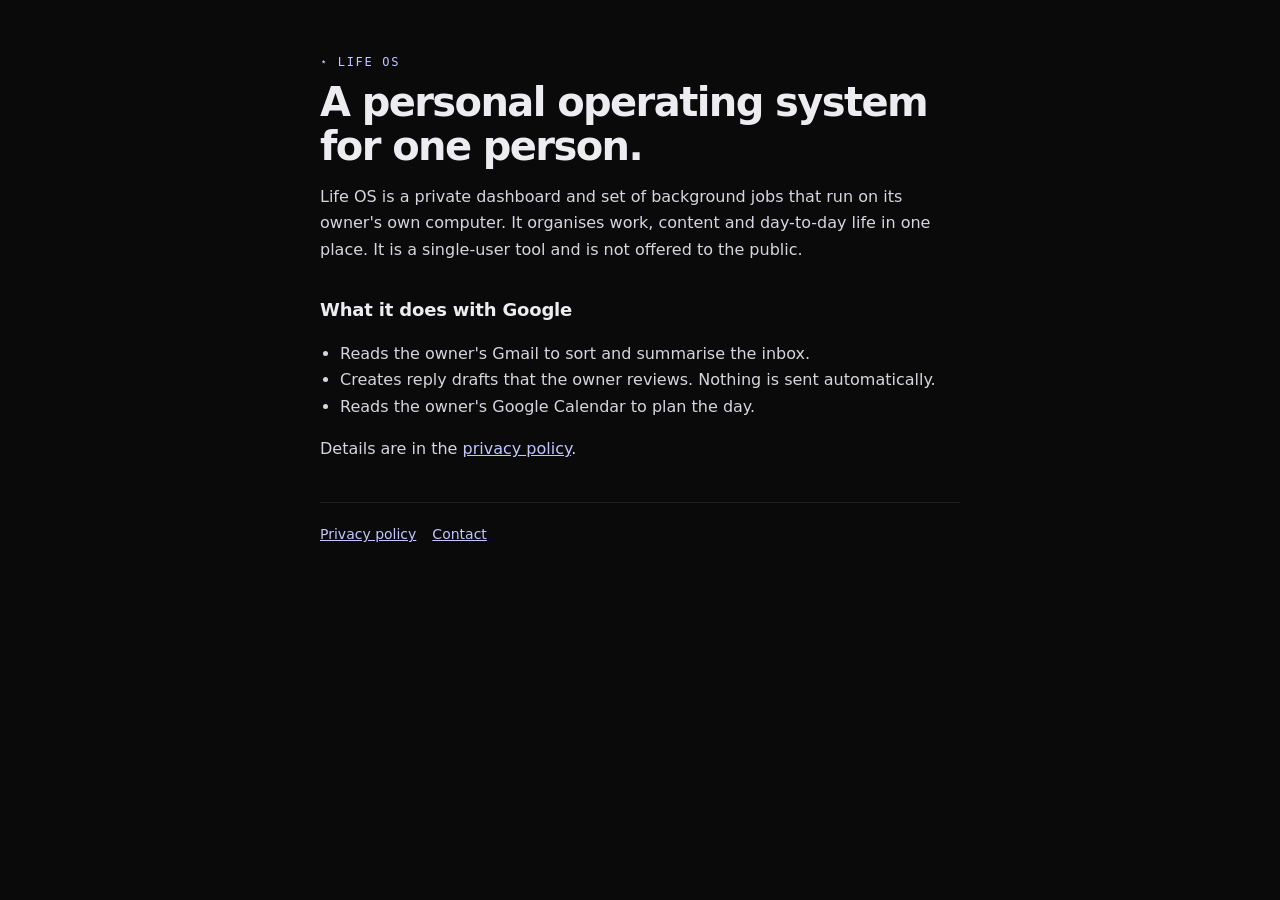
<file: index.html>
<!doctype html>
<html lang="en"><head><meta charset="utf-8"><meta name="viewport" content="width=device-width,initial-scale=1">
<title>Life OS</title><meta name="description" content="Life OS, a private single-user personal operating system."><link rel="stylesheet" href="style.css"></head>
<body><main>
<div class="eyebrow">⋆ Life OS</div>
<h1>A personal operating system for one person.</h1>
<p>Life OS is a private dashboard and set of background jobs that run on its owner's own computer. It organises work, content and day-to-day life in one place. It is a single-user tool and is not offered to the public.</p>
<h2>What it does with Google</h2>
<ul>
<li>Reads the owner's Gmail to sort and summarise the inbox.</li>
<li>Creates reply drafts that the owner reviews. Nothing is sent automatically.</li>
<li>Reads the owner's Google Calendar to plan the day.</li>
</ul>
<p>Details are in the <a href="privacy.html">privacy policy</a>.</p>
<hr><nav class="mute"><a href="privacy.html">Privacy policy</a><a href="https://github.com/0Xflacko">Contact</a></nav>
</main></body></html>
</file>
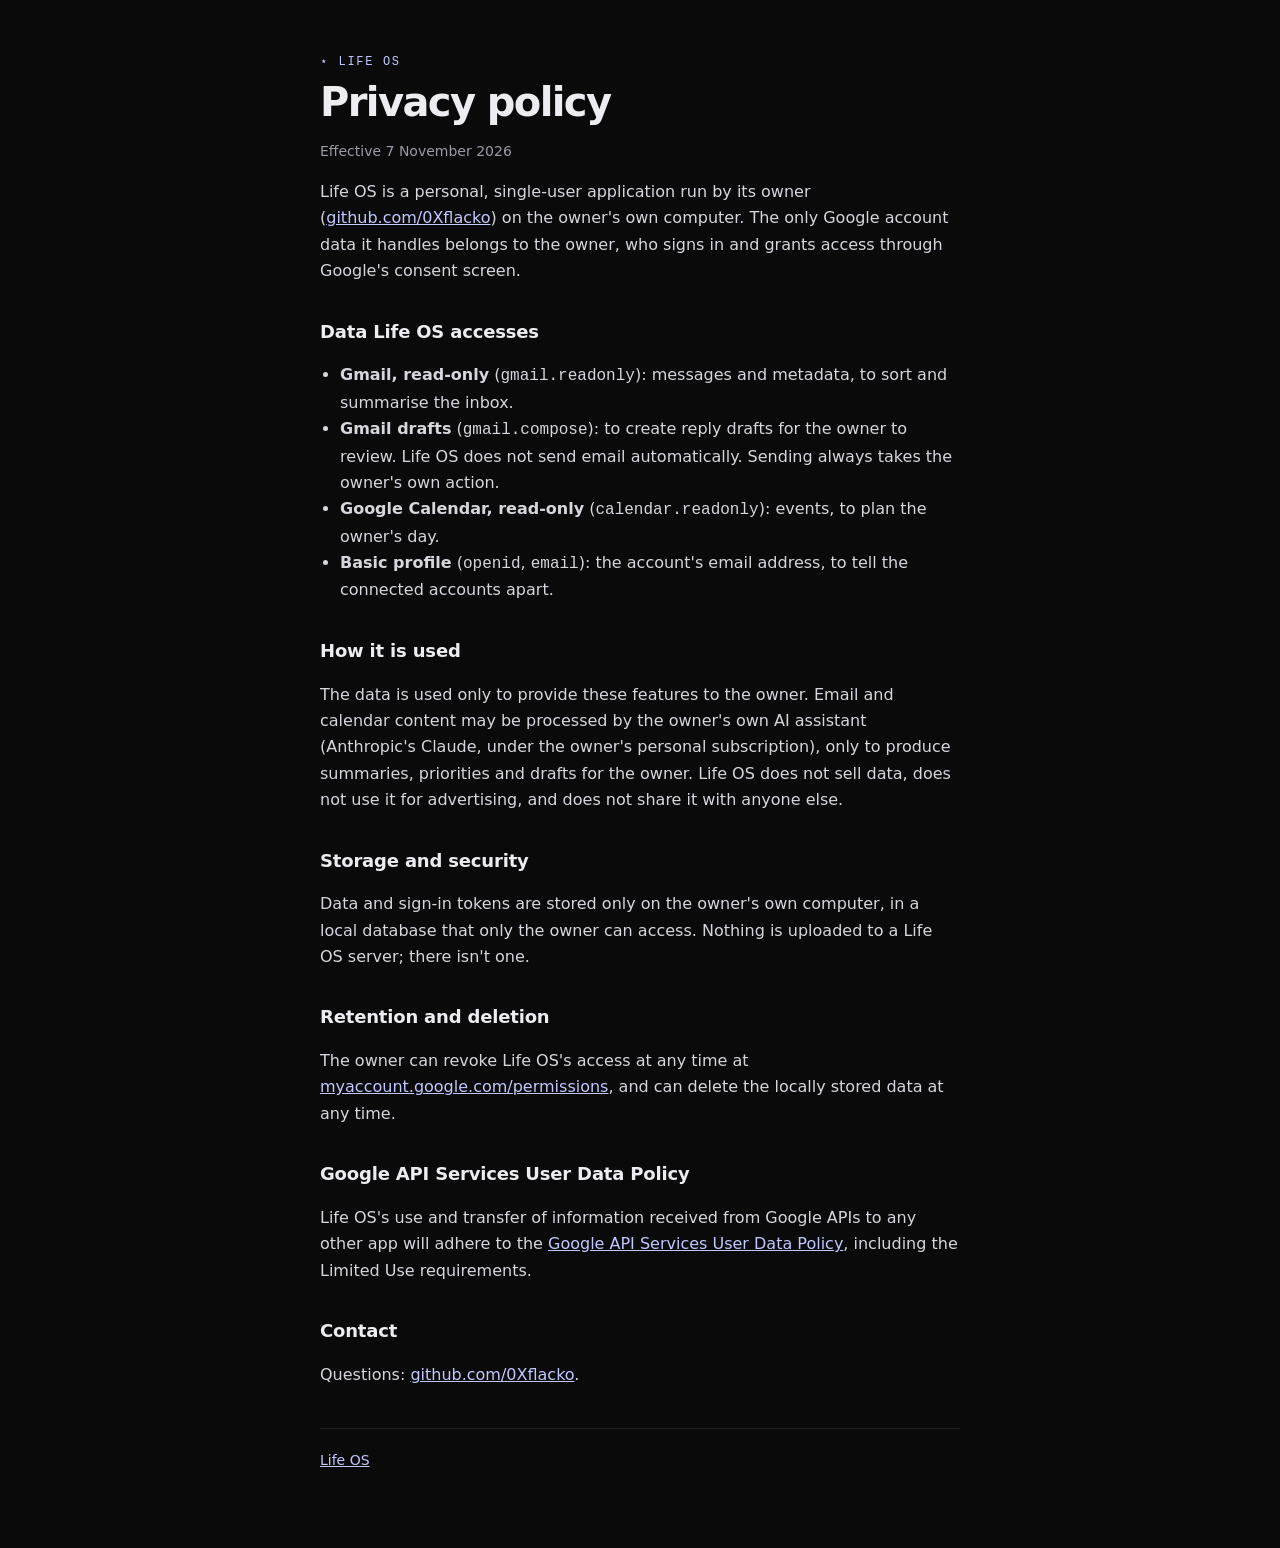
<file: privacy.html>
<!doctype html>
<html lang="en"><head><meta charset="utf-8"><meta name="viewport" content="width=device-width,initial-scale=1">
<title>Life OS · Privacy policy</title><meta name="description" content="How Life OS handles Google user data."><link rel="stylesheet" href="style.css"></head>
<body><main>
<div class="eyebrow">⋆ Life OS</div>
<h1>Privacy policy</h1>
<p class="mute">Effective 7 November 2026</p>
<p>Life OS is a personal, single-user application run by its owner (<a href="https://github.com/0Xflacko">github.com/0Xflacko</a>) on the owner's own computer. The only Google account data it handles belongs to the owner, who signs in and grants access through Google's consent screen.</p>
<h2>Data Life OS accesses</h2>
<ul>
<li><b>Gmail, read-only</b> (<code>gmail.readonly</code>): messages and metadata, to sort and summarise the inbox.</li>
<li><b>Gmail drafts</b> (<code>gmail.compose</code>): to create reply drafts for the owner to review. Life OS does not send email automatically. Sending always takes the owner's own action.</li>
<li><b>Google Calendar, read-only</b> (<code>calendar.readonly</code>): events, to plan the owner's day.</li>
<li><b>Basic profile</b> (<code>openid</code>, <code>email</code>): the account's email address, to tell the connected accounts apart.</li>
</ul>
<h2>How it is used</h2>
<p>The data is used only to provide these features to the owner. Email and calendar content may be processed by the owner's own AI assistant (Anthropic's Claude, under the owner's personal subscription), only to produce summaries, priorities and drafts for the owner. Life OS does not sell data, does not use it for advertising, and does not share it with anyone else.</p>
<h2>Storage and security</h2>
<p>Data and sign-in tokens are stored only on the owner's own computer, in a local database that only the owner can access. Nothing is uploaded to a Life OS server; there isn't one.</p>
<h2>Retention and deletion</h2>
<p>The owner can revoke Life OS's access at any time at <a href="https://myaccount.google.com/permissions">myaccount.google.com/permissions</a>, and can delete the locally stored data at any time.</p>
<h2>Google API Services User Data Policy</h2>
<p>Life OS's use and transfer of information received from Google APIs to any other app will adhere to the <a href="https://developers.google.com/terms/api-services-user-data-policy">Google API Services User Data Policy</a>, including the Limited Use requirements.</p>
<h2>Contact</h2>
<p>Questions: <a href="https://github.com/0Xflacko">github.com/0Xflacko</a>.</p>
<hr><nav class="mute"><a href="index.html">Life OS</a></nav>
</main></body></html>
</file>
<file: style.css>
:root{color-scheme:dark;--bg:#0a0a0a;--fg:#ececf1;--mute:#9a9aa8;--line:#1f1f26;--accent:#c0c8ff}
*{box-sizing:border-box}
body{margin:0;background:var(--bg);color:var(--fg);font:16px/1.65 -apple-system,BlinkMacSystemFont,"SF Pro Text","Inter",system-ui,sans-serif}
main{max-width:680px;margin:0 auto;padding:56px 20px 80px}
.eyebrow{font:12px/1 ui-monospace,SFMono-Regular,Menlo,monospace;letter-spacing:.14em;text-transform:uppercase;color:var(--accent)}
h1{font-size:40px;line-height:1.1;letter-spacing:-.04em;margin:12px 0 16px}
h2{font-size:18px;letter-spacing:-.01em;margin:32px 0 8px}
p,li{color:#d6d6de}
.mute{color:var(--mute);font-size:14px}
a{color:var(--accent)}
ul{padding-left:20px}
hr{border:0;border-top:1px solid var(--line);margin:40px 0 20px}
nav a{margin-right:16px}
</file>
